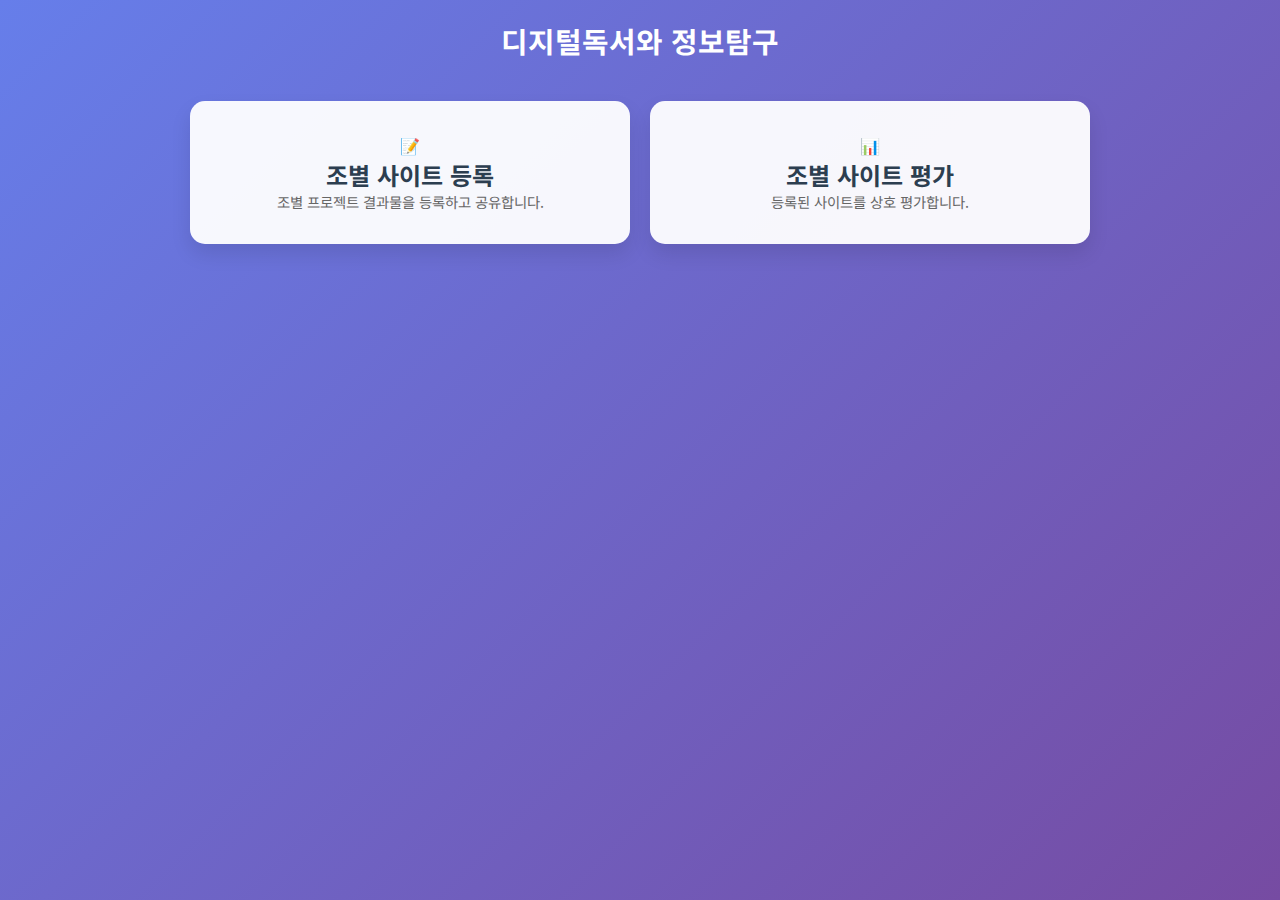
<file: index.html>
<!DOCTYPE html>
<html lang="ko">
<head>
    <meta charset="UTF-8">
    <meta name="viewport" content="width=device-width, initial-scale=1.0">
    <title>디지털독서와 정보탐구</title>
    <link rel="stylesheet" href="style.css">
    <link href="https://fonts.googleapis.com/css2?family=Noto+Sans+KR:wght@300;400;500;700&display=swap" rel="stylesheet">
</head>
<body>
    <div class="container">
        <header>
            <div class="header-top">
                <h1>디지털독서와 정보탐구</h1>
            </div>
        </header>

        <main>
            <section class="content-section active" style="display: block;">
                <div class="menu-container">
                    <!-- 메뉴 1 -->
                    <a href="register.html" class="menu-card text-decoration-none">
                        <div class="icon">📝</div>
                        <h2>조별 사이트 등록</h2>
                        <p>조별 프로젝트 결과물을 등록하고 공유합니다.</p>
                    </a>

                    <!-- 메뉴 2 -->
                    <a href="evaluate.html" class="menu-card text-decoration-none">
                        <div class="icon">📊</div>
                        <h2>조별 사이트 평가</h2>
                        <p>등록된 사이트를 상호 평가합니다.</p>
                    </a>
                </div>
            </section>
        </main>
    </div>
</body>
</html>
</file>
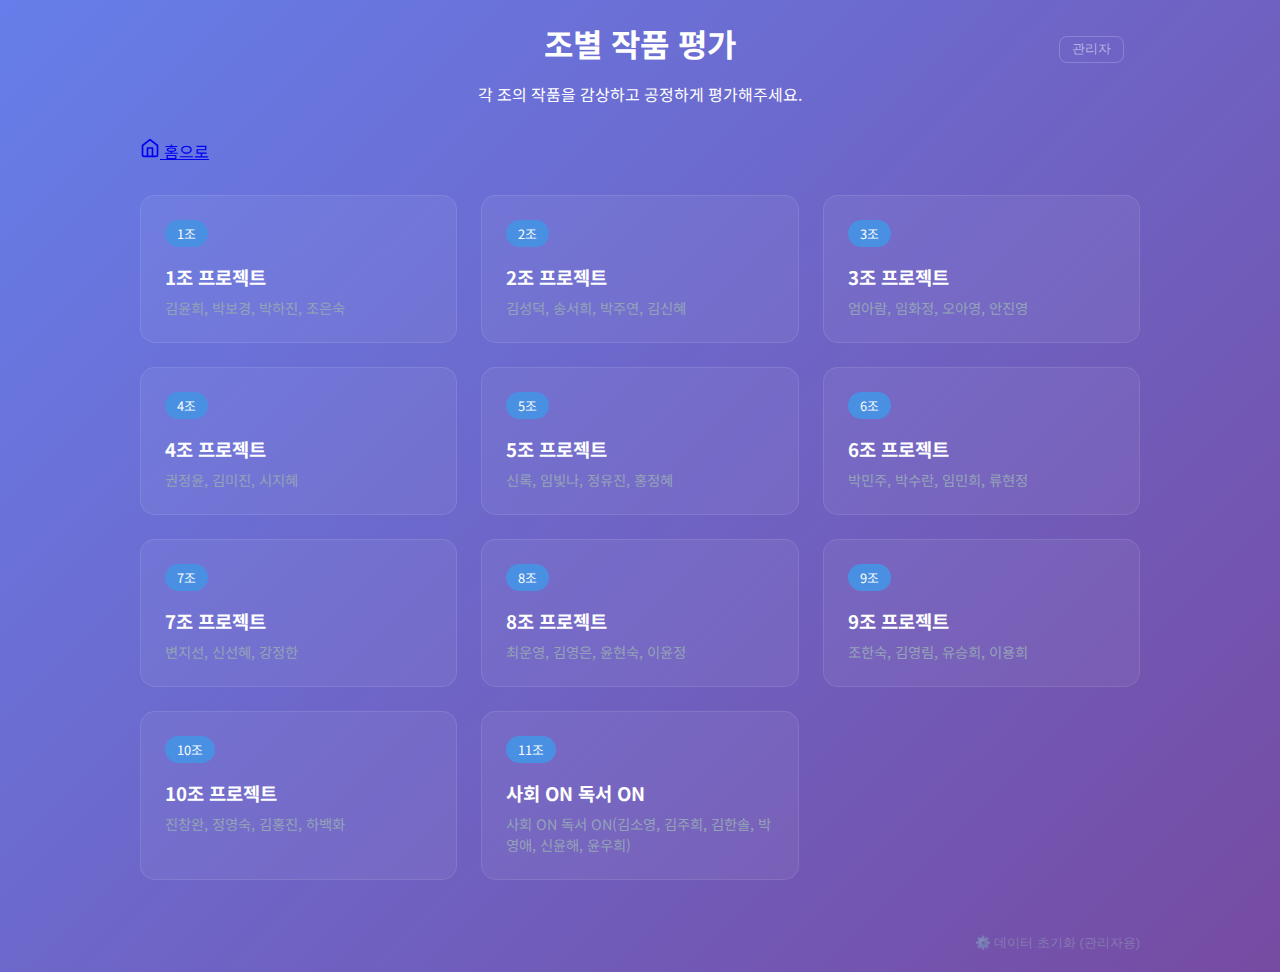
<file: evaluation.html>
<!DOCTYPE html>
<html lang="ko">

<head>
    <meta charset="UTF-8">
    <meta name="viewport" content="width=device-width, initial-scale=1.0">
    <title>조별 개인 평가 및 결과</title>
    <link rel="preconnect" href="https://fonts.googleapis.com">
    <link rel="preconnect" href="https://fonts.gstatic.com" crossorigin>
    <link href="https://fonts.googleapis.com/css2?family=Noto+Sans+KR:wght@300;400;500;700&display=swap"
        rel="stylesheet">
    <link rel="stylesheet" href="style.css">
    <link rel="icon" type="image/png" href="favicon.png">
    <style>
        /* Shared Styles Reuse from style.css but specific overrides */
        .eval-container {
            max-width: 1000px;
            margin: 0 auto;
            text-align: center;
        }

        .group-grid {
            display: grid;
            grid-template-columns: repeat(auto-fill, minmax(280px, 1fr));
            gap: 1.5rem;
            margin-top: 2rem;
            animation: fadeInUp 0.8s ease-out;
        }

        .group-card {
            background: rgba(255, 255, 255, 0.05);
            border: 1px solid rgba(255, 255, 255, 0.1);
            border-radius: 15px;
            padding: 1.5rem;
            transition: all 0.3s ease;
            cursor: pointer;
            text-align: left;
            position: relative;
            overflow: hidden;
        }

        .group-card:hover {
            transform: translateY(-5px);
            background: rgba(255, 255, 255, 0.1);
            border-color: var(--primary-color);
        }

        .group-badge {
            display: inline-block;
            padding: 0.25rem 0.75rem;
            background: var(--primary-color);
            border-radius: 999px;
            font-size: 0.8rem;
            color: white;
            margin-bottom: 0.5rem;
        }

        .group-members {
            color: #94a3b8;
            font-size: 0.9rem;
            margin-top: 0.5rem;
            line-height: 1.4;
        }

        /* Vote Modal */
        .modal-overlay {
            position: fixed;
            top: 0;
            left: 0;
            width: 100%;
            height: 100%;
            background: rgba(0, 0, 0, 0.8);
            z-index: 1000;
            display: none;
            justify-content: center;
            align-items: center;
            backdrop-filter: blur(5px);
        }

        .modal-content {
            background: #1e293b;
            border: 1px solid rgba(255, 255, 255, 0.2);
            border-radius: 20px;
            padding: 2rem;
            width: 90%;
            max-width: 500px;
            color: white;
            position: relative;
            animation: zoomIn 0.3s ease-out;
        }

        @keyframes zoomIn {
            from {
                transform: scale(0.9);
                opacity: 0;
            }

            to {
                transform: scale(1);
                opacity: 1;
            }
        }

        .rating-group {
            margin-bottom: 1.5rem;
            text-align: left;
        }

        .rating-label {
            display: block;
            margin-bottom: 0.5rem;
            font-weight: 500;
            font-size: 1rem;
        }

        .rating-options {
            display: flex;
            justify-content: space-between;
            background: rgba(0, 0, 0, 0.3);
            border-radius: 10px;
            padding: 0.5rem;
        }

        .rating-option {
            flex: 1;
            text-align: center;
            cursor: pointer;
            padding: 0.5rem;
            border-radius: 8px;
            transition: background 0.2s;
            color: #94a3b8;
        }

        .rating-option.selected {
            background: var(--primary-color);
            color: white;
            font-weight: bold;
        }

        /* Admin Dashboard Styles */
        .admin-panel {
            display: none;
            /* Hidden by default */
            background: rgba(15, 23, 42, 0.95);
            position: fixed;
            top: 0;
            left: 0;
            width: 100%;
            height: 100%;
            z-index: 2000;
            overflow-y: auto;
            padding: 2rem;
        }

        .ranking-table {
            width: 100%;
            border-collapse: collapse;
            color: #fff;
            margin-top: 1rem;
        }

        .ranking-table th,
        .ranking-table td {
            text-align: left;
            padding: 1rem;
            border-bottom: 1px solid rgba(255, 255, 255, 0.1);
        }

        .ranking-table th {
            background: rgba(255, 255, 255, 0.05);
            color: var(--primary-color);
        }

        .rank-badge {
            width: 30px;
            height: 30px;
            display: inline-flex;
            align-items: center;
            justify-content: center;
            background: #334155;
            border-radius: 50%;
            font-weight: bold;
        }

        .rank-1 {
            background: #eab308;
            color: black;
        }

        /* Gold */
        .rank-2 {
            background: #94a3b8;
            color: black;
        }

        /* Silver */
        .rank-3 {
            background: #b45309;
            color: black;
        }

        /* Bronze */

        .login-mini-btn {
            position: absolute;
            top: 1rem;
            right: 1rem;
            background: transparent;
            border: 1px solid rgba(255, 255, 255, 0.2);
            color: rgba(255, 255, 255, 0.5);
            padding: 0.25rem 0.75rem;
            border-radius: 8px;
            font-size: 0.8rem;
            cursor: pointer;
        }
    </style>
</head>

<body>
    <div class="background-animation"></div>

    <main class="eval-container">
        <header class="hero" style="margin-bottom: 2rem;">
            <div style="display:flex; align-items:center; justify-content:center; position:relative;">
                <h1 class="main-title" style="margin:0;">조별 작품 평가</h1>
                <button id="adminLoginTrigger" class="login-mini-btn">관리자</button>
            </div>
            <p class="subtitle" style="margin-top:1rem;">각 조의 작품을 감상하고 공정하게 평가해주세요.</p>
        </header>

        <nav class="back-nav" style="display: flex; gap: 1rem; align-items: center;">
            <a href="index.html" class="back-link">
                <svg xmlns="http://www.w3.org/2000/svg" width="20" height="20" viewBox="0 0 24 24" fill="none"
                    stroke="currentColor" stroke-width="2" stroke-linecap="round" stroke-linejoin="round">
                    <path d="M3 9l9-7 9 7v11a2 2 0 0 1-2 2H5a2 2 0 0 1-2-2z"></path>
                    <polyline points="9 22 9 12 15 12 15 22"></polyline>
                </svg>
                홈으로
            </a>
            <!-- Config button will be inserted here by script -->
        </nav>

        <div id="groupGrid" class="group-grid">
            <!-- Cards injected via JS -->
        </div>

        <div style="margin-top: 3rem; text-align: right; opacity: 0.5;">
            <button onclick="resetEvaluationFooter()"
                style="background:none; border:none; color:#94a3b8; font-size:0.8rem; cursor:pointer;">⚙️ 데이터 초기화
                (관리자용)</button>
        </div>
    </main>

    <!-- Vote Modal -->
    <div id="voteModal" class="modal-overlay">
        <div class="modal-content">
            <h2 id="modalGroupTitle" style="margin-bottom: 1.5rem;">1조 평가하기</h2>

            <form id="voteForm">
                <input type="hidden" id="targetGroupId">

                <div class="rating-group">
                    <label class="rating-label">창의성 (가중치 0.5)</label>
                    <div class="rating-options" data-field="creativity">
                        <div class="rating-option" onclick="selectRating('creativity', 1)">1</div>
                        <div class="rating-option" onclick="selectRating('creativity', 2)">2</div>
                        <div class="rating-option" onclick="selectRating('creativity', 3)">3</div>
                        <div class="rating-option" onclick="selectRating('creativity', 4)">4</div>
                        <div class="rating-option" onclick="selectRating('creativity', 5)">5</div>
                    </div>
                </div>

                <div class="rating-group">
                    <label class="rating-label">완성도 (가중치 0.4)</label>
                    <div class="rating-options" data-field="completeness">
                        <div class="rating-option" onclick="selectRating('completeness', 1)">1</div>
                        <div class="rating-option" onclick="selectRating('completeness', 2)">2</div>
                        <div class="rating-option" onclick="selectRating('completeness', 3)">3</div>
                        <div class="rating-option" onclick="selectRating('completeness', 4)">4</div>
                        <div class="rating-option" onclick="selectRating('completeness', 5)">5</div>
                    </div>
                </div>

                <div class="rating-group">
                    <label class="rating-label">디자인 (가중치 0.1)</label>
                    <div class="rating-options" data-field="design">
                        <div class="rating-option" onclick="selectRating('design', 1)">1</div>
                        <div class="rating-option" onclick="selectRating('design', 2)">2</div>
                        <div class="rating-option" onclick="selectRating('design', 3)">3</div>
                        <div class="rating-option" onclick="selectRating('design', 4)">4</div>
                        <div class="rating-option" onclick="selectRating('design', 5)">5</div>
                    </div>
                </div>

                <button type="submit" class="submit-btn">평가 제출하기</button>
                <button type="button" class="submit-btn"
                    style="background: transparent; border: 1px solid rgba(255,255,255,0.2); margin-top: 0.5rem;"
                    onclick="closeModal()">취소</button>
            </form>
        </div>
    </div>

    <!-- Admin Panel -->
    <div id="adminPanel" class="admin-panel">
        <div style="max-width: 1000px; margin: 0 auto;">
            <div style="display:flex; justify-content:space-between; align-items:center; margin-bottom: 2rem;">
                <h2 style="color:white; font-size:2rem;">📊 조별 평가 순위 (관리자)</h2>
                <div style="display:flex; gap:0.5rem;">
                    <button onclick="resetEvaluationData()" class="submit-btn"
                        style="width:auto; padding:0.5rem 1rem; background: #ef4444; font-size:0.9rem;">데이터 초기화</button>
                    <button onclick="closeAdminPanel()" class="submit-btn"
                        style="width:auto; padding:0.5rem 1.5rem; background: #475569;">닫기</button>
                </div>
            </div>

            <!-- Login Form inside Admin Panel (if not logged in) -> Actually, I'll use a prompt or simple overlay logic in JS -->

            <table class="ranking-table">
                <thead>
                    <tr>
                        <th width="10%">순위</th>
                        <th width="20%">조</th>
                        <th width="30%">참여자</th>
                        <th width="15%">참여 횟수</th>
                        <th>총점 (Weighted Total)</th>
                    </tr>
                </thead>
                <tbody id="rankingBody">
                    <!-- Rows -->
                    <tr>
                        <td colspan="5" style="text-align:center">데이터를 불러오는 중...</td>
                    </tr>
                </tbody>
            </table>
        </div>
    </div>

    <!-- Reusing the script structure from group_site with additions -->
    <script>
        // Data Definitions
        const groups = [
            { id: 1, members: "김윤희, 박보경, 박하진, 조은숙" },
            { id: 2, members: "김성덕, 송서희, 박주연, 김신혜" },
            { id: 3, members: "엄아람, 임화정, 오아영, 안진영" },
            { id: 4, members: "권정윤, 김미진, 시지혜" },
            { id: 5, members: "신록, 임빛나, 정유진, 홍정혜" },
            { id: 6, members: "박민주, 박수란, 임민희, 류현정" },
            { id: 7, members: "변지선, 신선혜, 강정한" },
            { id: 8, members: "최운영, 김영은, 윤현숙, 이윤정" },
            { id: 9, members: "조한숙, 김영림, 유승희, 이용희" },
            { id: 10, members: "진창완, 정영숙, 김홍진, 하백화" },
            { id: 11, members: "사회 ON 독서 ON(김소영, 김주희, 김한솔, 박영애, 신윤해, 윤우희)" }
        ];

        let currentRatings = { creativity: 0, completeness: 0, design: 0 };
        // [중요] 선생님께서 이곳에 아이디와 저장소 이름을 직접 적어주세요.
        let githubConfig = {
            owner: 'leebeekee',
            repo: 'digitaltool',
            path: 'eval_data.json',
            token: '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' // 제공해주신 토큰
        };

        // --- GitHub Logic (Simplified Copy) ---
        const DEFAULTS = { message: "Update evaluation data", committer: { name: "Digital Tool Web", email: "web@digitaltool.com" } };

        document.addEventListener('DOMContentLoaded', () => {
            renderGroups();
            setupAdminLogic();
            // Settings button removed
        });

        function renderGroups() {
            const grid = document.getElementById('groupGrid');
            grid.innerHTML = groups.map(g => `
                <div class="group-card" onclick="openVoteModal(${g.id}, '${g.members}')">
                    <span class="group-badge">${g.id}조</span>
                    <h3 style="color:white; margin: 0.5rem 0;">${g.id === 11 ? '사회 ON 독서 ON' : `${g.id}조 프로젝트`}</h3>
                    <p class="group-members">${g.members}</p>
                </div>
            `).join('');
        }

        // --- Vote UI Logic ---
        window.openVoteModal = function (id, members) {
            document.getElementById('voteModal').style.display = 'flex';
            document.getElementById('modalGroupTitle').innerText = `${id}조 평가하기`;
            document.getElementById('targetGroupId').value = id;
            currentRatings = { creativity: 0, completeness: 0, design: 0 };
            updateRatingUI();
        }

        window.closeModal = function () {
            document.getElementById('voteModal').style.display = 'none';
        }

        window.selectRating = function (field, value) {
            currentRatings[field] = value;
            updateRatingUI();
        }

        function updateRatingUI() {
            ['creativity', 'completeness', 'design'].forEach(field => {
                const container = document.querySelector(`.rating-options[data-field="${field}"]`);
                Array.from(container.children).forEach((el, idx) => {
                    if ((idx + 1) === currentRatings[field]) el.classList.add('selected');
                    else el.classList.remove('selected');
                });
            });
        }

        document.getElementById('voteForm').addEventListener('submit', async (e) => {
            e.preventDefault();
            if (!currentRatings.creativity || !currentRatings.completeness || !currentRatings.design) {
                alert("모든 항목을 평가해주세요.");
                return;
            }

            if (!githubConfig.token) {
                alert("연동 설정이 필요합니다. 우측 상단 ⚙️ 버튼을 눌러 설정해주세요.");
                closeModal();
                openSettings(); // Using the function from shared logic
                return;
            }

            // Calculate Score
            // W: 0.5, 0.4, 0.1
            const score = (currentRatings.creativity * 0.5) + (currentRatings.completeness * 0.4) + (currentRatings.design * 0.1);

            const voteData = {
                groupId: parseInt(document.getElementById('targetGroupId').value),
                scores: { ...currentRatings },
                finalScore: parseFloat(score.toFixed(2)),
                timestamp: new Date().toISOString()
            };

            const btn = e.target.querySelector('button[type="submit"]');
            btn.innerText = "제출 중...";
            btn.disabled = true;

            try {
                // Update GitHub
                const currentFile = await fetchFileContent();
                currentFile.content.push(voteData);
                await updateFileContent(currentFile.content, currentFile.sha);

                alert("평가가 제출되었습니다!");
                closeModal();
            } catch (err) {
                alert("오류 발생: " + err.message);
            } finally {
                btn.innerText = "평가 제출하기";
                btn.disabled = false;
            }
        });

        // --- Admin Logic ---
        function setupAdminLogic() {
            const adminPanel = document.getElementById('adminPanel');
            document.getElementById('adminLoginTrigger').onclick = async () => {
                // Simple Check
                const isAdmin = sessionStorage.getItem('isAdmin');
                if (!isAdmin) {
                    const id = prompt("관리자 ID:");
                    const pw = prompt("관리자 PW:");
                    if (id === 'abc' && pw === '1234') {
                        sessionStorage.setItem('isAdmin', 'true');
                        openAdminPanel();
                    } else {
                        alert("로그인 실패");
                    }
                } else {
                    openAdminPanel();
                }
            };
        }

        async function openAdminPanel() {
            document.getElementById('adminPanel').style.display = 'block';
            await loadRankings();
        }

        window.closeAdminPanel = function () {
            document.getElementById('adminPanel').style.display = 'none';
        }

        window.resetEvaluationFooter = async function () {
            // Re-use logic or call the same function prompt
            if (!confirm("⚠️ 경고: 모든 평가 데이터가 영구적으로 삭제됩니다!\n정말 초기화 하시겠습니까?")) return;

            const pw = prompt("관리자 비밀번호를 입력하세요:");
            if (pw !== '1234') {
                alert("비밀번호가 일치하지 않습니다.");
                return;
            }

            // Proceed to reset
            try {
                const currentFile = await fetchFileContent();
                await updateFileContent([], currentFile.sha);
                alert("데이터가 초기화되었습니다.");
                location.reload();
            } catch (err) {
                alert("초기화 실패: " + err.message);
            }
        }

        window.resetEvaluationData = async function () {
            if (!confirm("⚠️ 경고: 모든 평가 데이터가 영구적으로 삭제됩니다!\n정말 초기화 하시겠습니까?")) return;

            // Double check
            const pw = prompt("초기화를 승인하려면 관리자 비밀번호(1234)를 입력하세요:");
            if (pw !== '1234') {
                alert("비밀번호가 일치하지 않습니다.");
                return;
            }

            try {
                // Fetch info first to get sha
                const currentFile = await fetchFileContent();
                // Overwrite with empty array
                await updateFileContent([], currentFile.sha);
                alert("데이터가 초기화되었습니다.");
                loadRankings(); // Refresh view
            } catch (err) {
                alert("초기화 실패: " + err.message);
            }
        }

        async function loadRankings() {
            const tbody = document.getElementById('rankingBody');
            tbody.innerHTML = '<tr><td colspan="5" style="text-align:center; padding:2rem;">점수 계산 중...</td></tr>';

            try {
                // Get data
                const currentFile = await fetchFileContent(); // returns { content: [] }
                const votes = currentFile.content;

                // Aggregate
                // Map: GroupID -> { totalScore: 0, count: 0 }
                const agg = {};
                groups.forEach(g => agg[g.id] = { ...g, totalScore: 0, count: 0 });

                votes.forEach(v => {
                    if (agg[v.groupId]) {
                        agg[v.groupId].totalScore += v.finalScore;
                        agg[v.groupId].count += 1;
                    }
                });

                // Convert to array and sort
                const ranking = Object.values(agg).sort((a, b) => b.totalScore - a.totalScore);

                // Render
                tbody.innerHTML = ranking.map((r, idx) => {
                    let rankClass = '';
                    if (idx === 0) rankClass = 'rank-1';
                    else if (idx === 1) rankClass = 'rank-2';
                    else if (idx === 2) rankClass = 'rank-3';

                    return `
                        <tr>
                            <td><span class="rank-badge ${rankClass}">${idx + 1}</span></td>
                            <td>${r.id}조</td>
                            <td style="font-size:0.9rem; color:#cbd5e1;">${r.members}</td>
                            <td>${r.count}명</td>
                            <td style="font-weight:bold; color:var(--primary-color);">${r.totalScore.toFixed(2)}점</td>
                        </tr>
                    `;
                }).join('');

            } catch (err) {
                tbody.innerHTML = `<tr><td colspan="5" style="text-align:center; color:red;">로드 실패: ${err.message}</td></tr>`;
            }
        }

        // --- Shared GitHub API Logic from Step 38 ---
        // (Simplified duplication for standalone file func)

        function setupConfigButton() {
            const nav = document.querySelector('.back-nav');
            const btn = document.createElement('button');
            btn.innerHTML = '⚙️ 설정';
            btn.className = 'login-mini-btn';
            btn.style.position = 'relative';
            btn.style.top = '0';
            btn.style.right = '0';
            btn.style.marginLeft = 'auto';
            btn.onclick = openSettings;
            nav.appendChild(btn);
            nav.style.display = 'flex';
        }

        async function fetchFileContent() {
            const url = `https://api.github.com/repos/${githubConfig.owner}/${githubConfig.repo}/contents/${githubConfig.path}`;
            const response = await fetch(url, { headers: { 'Authorization': `token ${githubConfig.token}`, 'Accept': 'application/vnd.github.v3+json' } });
            if (!response.ok && response.status === 404) return { content: [], sha: null };
            if (!response.ok) throw new Error("GitHub 접속 실패");
            const data = await response.json();
            const decodedContent = decodeURIComponent(escape(atob(data.content.replace(/\n/g, ""))));
            return { content: JSON.parse(decodedContent), sha: data.sha };
        }

        async function updateFileContent(newContent, sha) {
            const url = `https://api.github.com/repos/${githubConfig.owner}/${githubConfig.repo}/contents/${githubConfig.path}`;
            const contentString = JSON.stringify(newContent, null, 2);
            const encodedContent = btoa(unescape(encodeURIComponent(contentString)));
            const body = { message: DEFAULTS.message, committer: DEFAULTS.committer, content: encodedContent };
            if (sha) body.sha = sha;
            const response = await fetch(url, { method: 'PUT', headers: { 'Authorization': `token ${githubConfig.token}`, 'Accept': 'application/vnd.github.v3+json', 'Content-Type': 'application/json' }, body: JSON.stringify(body) });
            if (!response.ok) throw new Error("저장 실패");
        }

        window.openSettings = function () {
            // Reuse the modal logic? Or a simple prompt for now to save space/time, or better detailed modal.
            // Let's copy the detailed modal logic briefly.
            const overlay = document.createElement('div');
            overlay.style.cssText = `position:fixed;top:0;left:0;width:100%;height:100%;background:rgba(0,0,0,0.8);z-index:3000;display:flex;justify-content:center;align-items:center;`;
            overlay.innerHTML = `
                <div class="modal-content">
                    <h3>GitHub 연동 설정</h3>
                    <input id="gh_owner" class="login-input" placeholder="이름 (Owner)" value="${githubConfig.owner || ''}" style="margin-top:1rem;">
                    <input id="gh_repo" class="login-input" placeholder="저장소 (Repo)" value="${githubConfig.repo || ''}">
                    <input type="password" id="gh_token" class="login-input" placeholder="토큰 (Token)" value="${githubConfig.token || ''}">
                    <button id="saveGH" class="submit-btn" style="margin-top:1rem;">저장</button>
                    <button id="closeGH" class="submit-btn" style="background:#475569; margin-top:0.5rem;">닫기</button>
                </div>
             `;
            document.body.appendChild(overlay);
            document.getElementById('saveGH').onclick = () => {
                githubConfig = {
                    owner: document.getElementById('gh_owner').value.trim(),
                    repo: document.getElementById('gh_repo').value.trim(),
                    token: document.getElementById('gh_token').value.trim(),
                    path: 'eval_data.json'
                };
                localStorage.setItem('gh_config', JSON.stringify(githubConfig));
                document.body.removeChild(overlay);
                alert("설정 저장됨");
                // Refresh if needed
                location.reload();
            };
            document.getElementById('closeGH').onclick = () => document.body.removeChild(overlay);
        }

    </script>
</body>

</html>
</file>
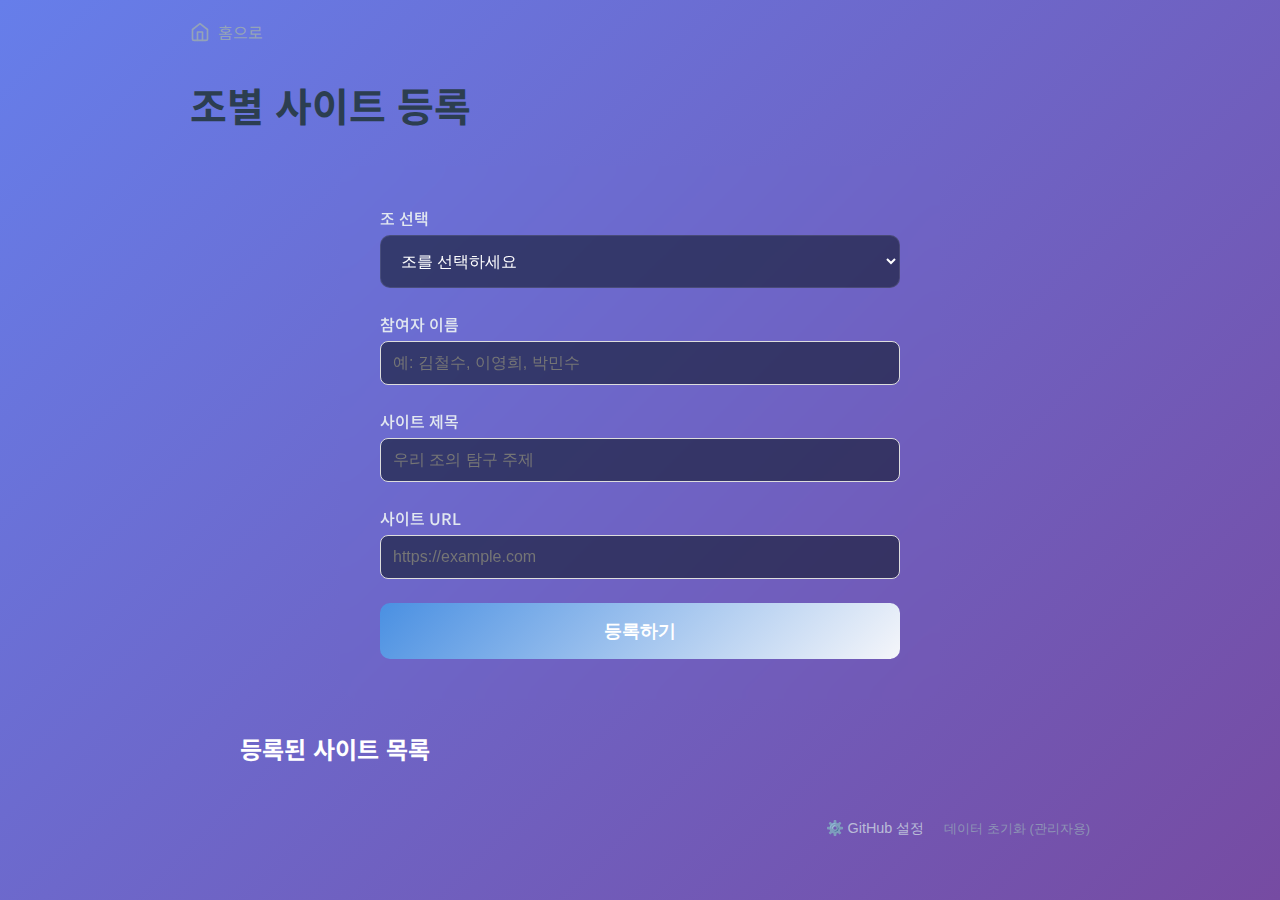
<file: group_site.html>
<!DOCTYPE html>
<html lang="ko">

<head>
    <meta charset="UTF-8">
    <meta name="viewport" content="width=device-width, initial-scale=1.0">
    <title>조별사이트 등록 - 독서정보탐구</title>
    <link rel="preconnect" href="https://fonts.googleapis.com">
    <link rel="preconnect" href="https://fonts.gstatic.com" crossorigin>
    <link href="https://fonts.googleapis.com/css2?family=Noto+Sans+KR:wght@300;400;500;700&display=swap"
        rel="stylesheet">
    <link rel="stylesheet" href="style.css">
    <link rel="icon" type="image/png" href="favicon.png">
    <style>
        /* Specific styles for the form page */
        .form-container {
            background: var(--glass-bg);
            border: 1px solid var(--glass-border);
            border-radius: 20px;
            padding: 2.5rem;
            backdrop-filter: blur(12px);
            max-width: 600px;
            margin: 0 auto 2rem auto;
            text-align: left;
            animation: fadeInDown 0.8s ease-out;
        }

        .form-group {
            margin-bottom: 1.5rem;
        }

        .form-label {
            display: block;
            margin-bottom: 0.5rem;
            font-weight: 500;
            color: #e2e8f0;
        }

        .form-input {
            width: 100%;
            padding: 1rem;
            background: rgba(15, 23, 42, 0.6);
            border: 1px solid rgba(255, 255, 255, 0.1);
            border-radius: 10px;
            color: #fff;
            font-size: 1rem;
            transition: all 0.3s ease;
        }

        .form-input:focus {
            outline: none;
            border-color: var(--primary-color);
            box-shadow: 0 0 0 2px rgba(99, 102, 241, 0.2);
        }

        .submit-btn {
            width: 100%;
            padding: 1rem;
            background: linear-gradient(135deg, var(--primary-color), var(--secondary-color));
            color: white;
            border: none;
            border-radius: 10px;
            font-size: 1.1rem;
            font-weight: 600;
            cursor: pointer;
            transition: transform 0.2s, box-shadow 0.2s;
        }

        .submit-btn:hover {
            transform: translateY(-2px);
            box-shadow: 0 4px 12px rgba(99, 102, 241, 0.4);
        }

        .list-container {
            max-width: 800px;
            /* Slightly wider for the list */
            margin: 0 auto;
            animation: fadeInUp 0.8s ease-out 0.2s backwards;
        }

        .site-card {
            background: rgba(255, 255, 255, 0.05);
            border: 1px solid rgba(255, 255, 255, 0.1);
            border-radius: 15px;
            padding: 1.5rem;
            margin-bottom: 1rem;
            display: flex;
            justify-content: space-between;
            align-items: center;
            transition: transform 0.2s;
        }

        .site-card:hover {
            transform: scale(1.02);
            background: rgba(255, 255, 255, 0.08);
        }

        .site-info h3 {
            font-size: 1.25rem;
            margin-bottom: 0.25rem;
            color: #fff;
        }

        .site-meta {
            font-size: 0.9rem;
            color: #94a3b8;
        }

        .site-link-btn {
            padding: 0.5rem 1rem;
            background: rgba(255, 255, 255, 0.1);
            border-radius: 8px;
            color: var(--accent-color);
            text-decoration: none;
            font-weight: 500;
            transition: all 0.2s;
        }

        .site-link-btn:hover {
            background: var(--accent-color);
            color: white;
        }

        .back-nav {
            margin-bottom: 2rem;
            text-align: left;
        }

        .back-link {
            color: #94a3b8;
            text-decoration: none;
            display: inline-flex;
            align-items: center;
            gap: 0.5rem;
            transition: color 0.2s;
        }

        .back-link:hover {
            color: #fff;
        }

        .delete-btn {
            background: none;
            border: none;
            color: #ef4444;
            cursor: pointer;
            padding: 0.5rem;
            margin-left: 0.5rem;
            opacity: 0.6;
            transition: opacity 0.2s;
        }

        .delete-btn:hover {
            opacity: 1;
        }

        @media (max-width: 600px) {
            .site-card {
                flex-direction: column;
                align-items: flex-start;
                gap: 1rem;
            }

            .site-link-btn {
                width: 100%;
                text-align: center;
            }
        }
    </style>
</head>

<body>
    <div class="background-animation"></div>

    <main class="container">
        <nav class="back-nav" style="display: flex; gap: 1rem; align-items: center;">
            <a href="index.html" class="back-link">
                <svg xmlns="http://www.w3.org/2000/svg" width="20" height="20" viewBox="0 0 24 24" fill="none"
                    stroke="currentColor" stroke-width="2" stroke-linecap="round" stroke-linejoin="round">
                    <path d="M3 9l9-7 9 7v11a2 2 0 0 1-2 2H5a2 2 0 0 1-2-2z"></path>
                    <polyline points="9 22 9 12 15 12 15 22"></polyline>
                </svg>
                홈으로
            </a>
        </nav>

        <h1 class="main-title" style="font-size: 2.5rem; margin-bottom: 2rem;">조별 사이트 등록</h1>

        <section class="form-container">
            <form id="groupSiteForm">
                <div class="form-group">
                    <label for="groupNumber" class="form-label">조 선택</label>
                    <select id="groupNumber" class="form-input" required>
                        <option value="" disabled selected>조를 선택하세요</option>
                        <option value="1">1조</option>
                        <option value="2">2조</option>
                        <option value="3">3조</option>
                        <option value="4">4조</option>
                        <option value="5">5조</option>
                        <option value="6">6조</option>
                        <option value="7">7조</option>
                        <option value="8">8조</option>
                        <option value="9">9조</option>
                        <option value="10">10조</option>
                        <option value="11">11조</option>
                    </select>
                </div>

                <div class="form-group">
                    <label for="participantNames" class="form-label">참여자 이름</label>
                    <input type="text" id="participantNames" class="form-input" placeholder="예: 김철수, 이영희, 박민수" required>
                </div>

                <div class="form-group">
                    <label for="siteTitle" class="form-label">사이트 제목</label>
                    <input type="text" id="siteTitle" class="form-input" placeholder="우리 조의 탐구 주제" required>
                </div>

                <div class="form-group">
                    <label for="siteUrl" class="form-label">사이트 URL</label>
                    <input type="url" id="siteUrl" class="form-input" placeholder="https://example.com" required>
                </div>

                <button type="submit" class="submit-btn">등록하기</button>
            </form>
        </section>

        <section class="list-container">
            <h2 style="color: #fff; margin-bottom: 1.5rem; text-align: left; font-size: 1.5rem;">등록된 사이트 목록</h2>
            <div id="siteList">
                <!-- Sites will be added here dynamically -->
            </div>
        </section>

        <div style="margin-top: 3rem; text-align: right; opacity: 0.8;">
            <button onclick="openSettings()" style="background:none; border:none; color:#cbd5e1; font-size:0.9rem; cursor:pointer; margin-right: 1rem;">⚙️ GitHub 설정</button>
            <button onclick="resetGroupData()"
                style="background:none; border:none; color:#94a3b8; font-size:0.8rem; cursor:pointer;">데이터 초기화
                (관리자용)</button>
        </div>
    </main>

    <!-- GitHub API Logic -->
    <script>
        // [중요] 선생님께서 이곳에 아이디와 저장소 이름을 직접 적어주세요.
        // 학생들은 별도 설정 없이 바로 이용할 수 있게 됩니다.
        let githubConfig = {
            owner: 'leebeekee',
            repo: 'digitaltool',
            path: 'data.json',
            token: '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' // 토큰은 설정 메뉴에서 입력해주세요 (보안상 코드에 포함하지 않음)
        };

        const DEFAULTS = {
            message: "Update group sites data",
            committer: {
                name: "Digital Tool Web",
                email: "web@digitaltool.com"
            }
        };

        // 전역 함수로 설정 열기 기능 노출
        window.openSettings = function() {
            const overlay = document.createElement('div');
            overlay.style.cssText = `position:fixed;top:0;left:0;width:100%;height:100%;background:rgba(0,0,0,0.8);z-index:999;display:flex;justify-content:center;align-items:center;`;
            
            const box = document.createElement('div');
            box.className = 'form-container'; 
            box.style.margin = '0';
            box.style.width = '90%';
            
            box.innerHTML = `
                <h2 style="margin-bottom:1.5rem; color:#fff;">GitHub 연동 설정</h2>
                <p style="color:#cbd5e1; margin-bottom:1rem; font-size:0.9rem;">
                    데이터를 저장할 GitHub 리포지토리 정보를 입력하세요.<br>
                    입력한 토큰은 브라우저에만 저장됩니다.
                </p>
                <div class="form-group">
                    <label class="form-label">GitHub 아이디 (Owner)</label>
                    <input type="text" id="gh_owner" class="form-input" value="${githubConfig.owner}" placeholder="예: username">
                </div>
                <div class="form-group">
                    <label class="form-label">리포지토리 이름 (Repo)</label>
                    <input type="text" id="gh_repo" class="form-input" value="${githubConfig.repo}" placeholder="예: digitalTool">
                </div>
                <div class="form-group">
                    <label class="form-label">Personal Access Token</label>
                    <input type="password" id="gh_token" class="form-input" value="${githubConfig.token}" placeholder="ghp_...">
                </div>
                <div style="display:flex; gap:1rem;">
                    <button id="saveConfig" class="submit-btn">저장</button>
                    <button id="closeConfig" class="submit-btn" style="background:#475569;">닫기</button>
                </div>
            `;

            overlay.appendChild(box);
            document.body.appendChild(overlay);

            document.getElementById('saveConfig').onclick = () => {
                const newConfig = {
                    owner: document.getElementById('gh_owner').value.trim(),
                    repo: document.getElementById('gh_repo').value.trim(),
                    token: document.getElementById('gh_token').value.trim(),
                    path: 'data.json'
                };

                if (!newConfig.owner || !newConfig.repo || !newConfig.token) {
                    alert("모든 항목을 입력해주세요.");
                    return;
                }

                githubConfig = newConfig;
                localStorage.setItem('gh_config_v2', JSON.stringify(githubConfig));
                document.body.removeChild(overlay);
                // After saving, try to load sites
                if (typeof loadSitesFromGithub === 'function') {
                    loadSitesFromGithub();
                } else {
                    location.reload(); // Simple reload if function not accessible
                }
            };

            document.getElementById('closeConfig').onclick = () => {
                document.body.removeChild(overlay);
            };
        };

        document.addEventListener('DOMContentLoaded', () => {
            loadConfig(); // 저장된 설정 불러오기

            const form = document.getElementById('groupSiteForm');
            const siteList = document.getElementById('siteList');
            
            // Check if config is ready
            if (githubConfig.token && githubConfig.owner !== 'Github_아이디_입력') {
                loadSitesFromGithub();
            } else {
                siteList.innerHTML = '<p style="color:#bfdbfe; text-align:center; padding:2rem;">GitHub 연동이 필요합니다.<br>우측 하단 ⚙️ 설정 버튼을 눌러 토큰을 입력해주세요.</p>';
            }

            // 폼 제출 핸들러
            form.addEventListener('submit', async (e) => {
                e.preventDefault();

                if (!githubConfig.token || !githubConfig.repo) {
                    alert("먼저 GitHub 연동 설정을 완료해주세요.");
                    openSettings();
                    return;
                }

                const submitBtn = form.querySelector('.submit-btn');
                const originalText = submitBtn.innerText;
                submitBtn.innerText = "GitHub 저장소에 기록 중... (약 5초)";
                submitBtn.disabled = true;

                try {
                    // 1. 기존 데이터 가져오기
                    const currentData = await fetchFileContent();

                    // 2. 새 데이터 추가
                    const newSite = {
                        id: Date.now(),
                        group: parseInt(document.getElementById('groupNumber').value),
                        participants: document.getElementById('participantNames').value,
                        title: document.getElementById('siteTitle').value,
                        url: document.getElementById('siteUrl').value,
                        createdAt: new Date().toISOString()
                    };

                    currentData.content.push(newSite);

                    // 3. 파일 업데이트 (Commit)
                    await updateFileContent(currentData.content, currentData.sha);

                    alert("성공적으로 저장되었습니다! \n주의: GitHub Pages에 반영되기까지 1~2분 정도 걸릴 수 있습니다.");
                    form.reset();
                    renderSites(currentData.content);

                } catch (error) {
                    console.error(error);
                    alert("저장 실패: " + error.message);
                    if (error.message.includes("401")) {
                        alert("권한 오류(401)가 발생했습니다. 토큰이 만료되었거나 권한이 없습니다. 설정을 확인해주세요.");
                        openSettings();
                    }
                } finally {
                    submitBtn.innerText = originalText;
                    submitBtn.disabled = false;
                }
            });

            // --- GitHub API Functions ---

            async function fetchFileContent() {
                const url = `https://api.github.com/repos/${githubConfig.owner}/${githubConfig.repo}/contents/${githubConfig.path}`;
                const response = await fetch(url, {
                    headers: {
                        'Authorization': `token ${githubConfig.token}`,
                        'Accept': 'application/vnd.github.v3+json'
                    }
                });

                if (!response.ok) {
                    if (response.status === 404) return { content: [], sha: null }; // 파일이 없으면 빈 배열
                    throw new Error(`GitHub 통신 오류 (${response.status})`);
                }

                const data = await response.json();
                // GitHub returns base64 content with newlines
                const decodedContent = decodeURIComponent(escape(atob(data.content.replace(/\n/g, ""))));
                return {
                    content: JSON.parse(decodedContent),
                    sha: data.sha
                };
            }

            async function updateFileContent(newContent, sha) {
                const url = `https://api.github.com/repos/${githubConfig.owner}/${githubConfig.repo}/contents/${githubConfig.path}`;

                // 한글 깨짐 방지를 위한 Base64 인코딩
                const contentString = JSON.stringify(newContent, null, 2);
                const encodedContent = btoa(unescape(encodeURIComponent(contentString)));

                const body = {
                    message: DEFAULTS.message,
                    committer: DEFAULTS.committer,
                    content: encodedContent
                };
                if (sha) body.sha = sha; // 기존 파일 업데이트 시 sha 필수

                const response = await fetch(url, {
                    method: 'PUT',
                    headers: {
                        'Authorization': `token ${githubConfig.token}`,
                        'Accept': 'application/vnd.github.v3+json',
                        'Content-Type': 'application/json'
                    },
                    body: JSON.stringify(body)
                });

                if (!response.ok) throw new Error("저장에 실패했습니다. 권한을 확인해주세요.");
            }

            window.deleteSite = async function (id) {
                if (!confirm('정말 삭제하시겠습니까? (GitHub 커밋이 발생합니다)')) return;

                try {
                    const currentData = await fetchFileContent();
                    const newContent = currentData.content.filter(s => s.id !== id);
                    await updateFileContent(newContent, currentData.sha);
                    renderSites(newContent);
                    alert("삭제되었습니다. 반영까지 시간이 걸릴 수 있습니다.");
                } catch (e) {
                    alert("삭제 오류: " + e.message);
                }
            };


            // --- UI & Helper Functions ---

            // make globally available so openSettings can call it
            window.loadSitesFromGithub = async function() {
                const siteList = document.getElementById('siteList');
                if(!siteList) return;
                
                siteList.innerHTML = '<p style="color:#fff; text-align:center;">데이터 불러오는 중...</p>';
                try {
                    const data = await fetchFileContent();
                    data.content.sort((a, b) => a.group - b.group);
                    renderSites(data.content);
                } catch (e) {
                    renderEmptyState("데이터 로드 실패: " + e.message);
                    if(e.message.includes('401')) {
                         siteList.innerHTML += '<p style="text-align:center; margin-top:1rem;"><button onclick="openSettings()" style="background:#475569; color:white; border:none; padding:5px 10px; border-radius:5px; cursor:pointer;">설정 확인</button></p>';
                    }
                }
            }

            function renderSites(sites) {
                siteList.innerHTML = '';
                if (!sites || sites.length === 0) {
                    renderEmptyState("등록된 사이트가 없습니다.");
                    return;
                }

                sites.forEach(site => {
                    const card = document.createElement('div');
                    card.className = 'site-card';
                    card.innerHTML = `
                        <div class="site-info" style="text-align: left;">
                            <span style="display: inline-block; padding: 0.25rem 0.75rem; background: var(--primary-color); border-radius: 999px; font-size: 0.8rem; margin-bottom: 0.5rem; color: white;">${site.group}조</span>
                            <h3>${site.title}</h3>
                            <div class="site-meta">참여: ${site.participants}</div>
                        </div>
                        <div style="display: flex; align-items: center; gap: 0.5rem; margin-top: 1rem;">
                            <a href="${site.url}" target="_blank" class="site-link-btn" style="flex:1; text-align:center;">방문하기</a>
                            <button class="delete-btn" onclick="deleteSite(${site.id})">
                                <svg xmlns="http://www.w3.org/2000/svg" width="18" height="18" viewBox="0 0 24 24" fill="none" stroke="currentColor" stroke-width="2" stroke-linecap="round" stroke-linejoin="round"><polyline points="3 6 5 6 21 6"></polyline><path d="M19 6v14a2 2 0 0 1-2 2H7a2 2 0 0 1-2-2V6m3 0V4a2 2 0 0 1 2-2h4a2 2 0 0 1 2 2v2"></path></svg>
                            </button>
                        </div>
                    `;
                    siteList.appendChild(card);
                });
            }

            function renderEmptyState(msg) {
                siteList.innerHTML = `<p style="color: #94a3b8; padding: 2rem; text-align: center;">${msg}</p>`;
            }

            function loadConfig() {
                const saved = localStorage.getItem('gh_config_v2');
                if (saved) githubConfig = JSON.parse(saved);
            }
        });
    </script>
</body>

</html>
</file>
<file: style.css>
/* 기존 CSS 내용 유지 (+ 아래 내용 추가) */

:root {
    --primary-color: #4a90e2;
    --secondary-color: #f5f6fa;
    --text-color: #2c3e50;
    --danger-color: #e74c3c;
    --bg-gradient: linear-gradient(135deg, #667eea 0%, #764ba2 100%);
    --card-bg: rgba(255, 255, 255, 0.95);
    --shadow: 0 10px 20px rgba(0,0,0,0.1);
}
* { box-sizing: border-box; margin: 0; padding: 0; }
body {
    font-family: 'Noto Sans KR', sans-serif;
    background: var(--bg-gradient);
    min-height: 100vh;
    color: var(--text-color);
    padding: 20px;
}
.container { max-width: 900px; margin: 0 auto; }
header { margin-bottom: 20px; color: white; text-align: center; }
.header-top h1 { font-size: 1.8rem; font-weight: 700; margin-bottom: 10px; }
.back-btn {
    background: rgba(255, 255, 255, 0.2); border: 1px solid rgba(255, 255, 255, 0.5);
    color: white; padding: 8px 15px; border-radius: 20px; text-decoration: none;
    font-size: 0.9rem; cursor: pointer; margin-bottom: 20px; display: inline-block;
}

/* Common Card & Buttons */
.card { background: var(--card-bg); padding: 30px; border-radius: 16px; box-shadow: var(--shadow); margin-bottom: 25px; }
.btn-primary { background: var(--primary-color); color: white; border: none; padding: 14px; border-radius: 8px; width: 100%; cursor: pointer; font-size: 1.1rem; font-weight: bold; margin-top: 10px; }
.btn-primary:hover { opacity: 0.9; }

/* Menu Links */
.menu-container { display: grid; grid-template-columns: repeat(auto-fit, minmax(280px, 1fr)); gap: 20px; padding: 20px 0; }
.menu-card { background: rgba(255, 255, 255, 0.95); padding: 30px; border-radius: 15px; box-shadow: var(--shadow); text-align: center; text-decoration: none; color: inherit; display: block; transition: transform 0.2s; border: 2px solid transparent; }
.menu-card:hover { transform: translateY(-5px); border-color: var(--primary-color); }
.menu-card h3 { font-size: 1.4rem; color: var(--primary-color); margin-bottom: 8px; }
.menu-card p { font-size: 0.9rem; color: #666; word-break: keep-all; line-height: 1.4; }

/* Evaluation Page Detail UI */
.rating-row-large {
    margin-bottom: 25px;
    background: #f8f9fa;
    padding: 20px;
    border-radius: 12px;
}
.rating-row-large .label {
    display: block;
    font-size: 1.1rem;
    font-weight: bold;
    color: #333;
    margin-bottom: 15px;
    border-bottom: 1px solid #ddd;
    padding-bottom: 10px;
}

.radio-circles {
    display: flex;
    justify-content: space-around;
    gap: 10px;
}
.radio-circles label {
    cursor: pointer;
    text-align: center;
    position: relative;
}
.radio-circles input {
    position: absolute;
    opacity: 0;
    cursor: pointer;
}
.radio-circles span {
    display: flex;
    width: 45px;
    height: 45px;
    background: white;
    border: 2px solid #ddd;
    border-radius: 50%;
    justify-content: center;
    align-items: center;
    font-size: 1.1rem;
    font-weight: bold;
    color: #888;
    transition: all 0.2s;
}
.radio-circles input:checked + span {
    background: var(--primary-color);
    border-color: var(--primary-color);
    color: white;
    transform: scale(1.1);
    box-shadow: 0 4px 10px rgba(74, 144, 226, 0.4);
}
.radio-circles span:hover {
    border-color: var(--primary-color);
    color: var(--primary-color);
}

/* Ranking Table */
.ranking-section { background: rgba(255,255,255,0.9); padding: 20px; border-radius: 12px; margin-bottom: 30px; }
.ranking-item { display: flex; justify-content: space-between; padding: 10px; border-bottom: 1px solid #eee; font-size: 1rem; align-items: center; }
.ranking-item:last-child { border-bottom: none; }
.rank-1, .rank-2, .rank-3 { font-weight: bold; background-color: #fffbe6; }
.rank-badge { font-weight: bold; margin-right: 10px; width: 40px; }

/* Utils */
.hidden { display: none !important; }

/* Register Page Only */
.form-group { margin-bottom: 15px; }
.form-group label { display: block; margin-bottom: 5px; font-weight: 500; }
.form-group input, .form-group textarea { width: 100%; padding: 12px; border: 1px solid #ddd; border-radius: 8px; font-size: 1rem; }
.group-item { background: white; border: 1px solid #eee; border-radius: 8px; padding: 15px 20px; margin-bottom: 12px; display: flex; justify-content: space-between; align-items: flex-start; }
.group-info h3 { margin-bottom: 5px; font-size: 1.1rem; }
.group-info h3 a { text-decoration: none; color: #333; }
.delete-btn { background: var(--danger-color); color: white; border: none; padding: 5px 10px; border-radius: 4px; cursor: pointer; font-size: 0.8rem; }
.item-desc { color: #666; font-size: 0.9rem; margin-top: 5px; }
.badge { background: var(--primary-color); color: white; padding: 2px 6px; border-radius: 4px; font-size: 0.8rem; margin-right: 5px; }
/* Modal */
.modal { 
    position: fixed; 
    top: 0; left: 0; width: 100%; height: 100%; 
    background: rgba(0,0,0,0.6); 
    display: flex; 
    justify-content: center; 
    align-items: center; 
    z-index: 9999; /* 최상단 보장 */
    backdrop-filter: blur(3px); /* 배경 블러 효과 */
}
.modal-content { 
    background: white; 
    padding: 30px; 
    border-radius: 12px; 
    width: 320px; 
    text-align: center; 
    box-shadow: 0 15px 40px rgba(0,0,0,0.2);
    position: relative;
    animation: popIn 0.3s ease-out;
}
@keyframes popIn { from { transform: scale(0.8); opacity: 0; } to { transform: scale(1); opacity: 1; } }

.close-modal { 
    position: absolute;
    top: 15px; 
    right: 20px; 
    cursor: pointer; 
    font-size: 1.8rem; 
    color: #888;
}
.close-modal:hover { color: #333; }

.hidden { display: none !important; }
</file>
